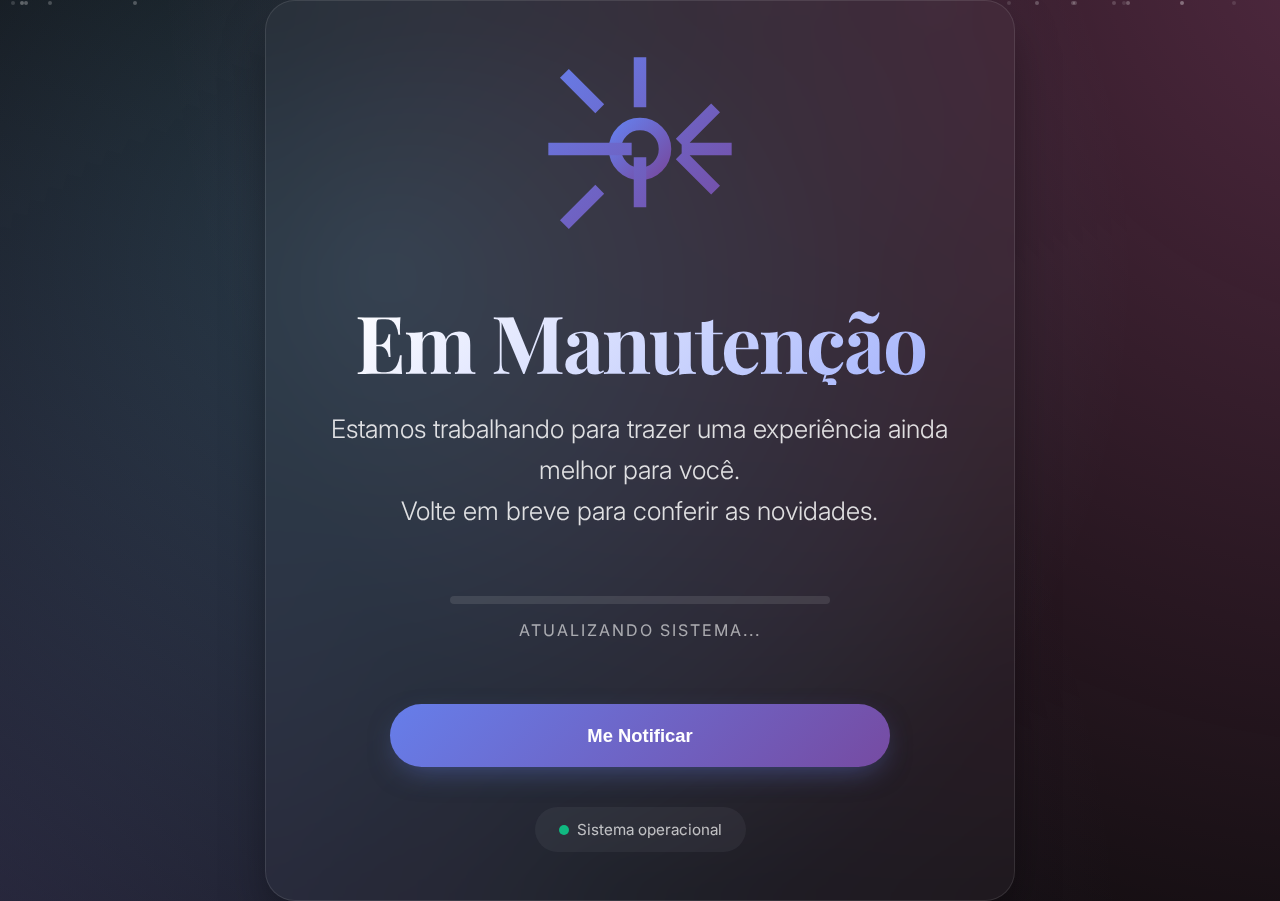
<file: index.html>
<!DOCTYPE html>
<html lang="pt-BR">
<head>
    <meta charset="UTF-8">
    <meta name="viewport" content="width=device-width, initial-scale=1.0, maximum-scale=1.0, user-scalable=no">
    <title>Manutenção | Em Breve</title>
    <link href="https://fonts.googleapis.com/css2?family=Playfair+Display:wght@400;700&family=Inter:wght@300;400;600&display=swap" rel="stylesheet">
    <style>
        * {
            margin: 0;
            padding: 0;
            box-sizing: border-box;
        }

        html, body {
            min-height: 100vh;
            min-height: 100dvh;
            width: 100%;
            display: flex;
            align-items: center;
            justify-content: center;
            background: #0a0a0a;
            font-family: 'Inter', sans-serif;
            overflow: hidden;
            position: relative;
        }

        /* Animated gradient background */
        .gradient-bg {
            position: fixed;
            top: -50%;
            left: -50%;
            width: 200%;
            height: 200%;
            background: radial-gradient(circle at 20% 80%, rgba(120, 119, 198, 0.3) 0%, transparent 50%),
                        radial-gradient(circle at 80% 20%, rgba(255, 119, 198, 0.3) 0%, transparent 50%),
                        radial-gradient(circle at 40% 40%, rgba(120, 219, 255, 0.2) 0%, transparent 40%);
            animation: gradientMove 20s ease-in-out infinite;
            z-index: 0;
        }

        @keyframes gradientMove {
            0%, 100% { transform: translate(0, 0) rotate(0deg); }
            33% { transform: translate(5%, 5%) rotate(5deg); }
            66% { transform: translate(-5%, 3%) rotate(-5deg); }
        }

        /* Floating particles */
        .particles {
            position: fixed;
            width: 100%;
            height: 100%;
            overflow: hidden;
            z-index: 1;
        }

        .particle {
            position: absolute;
            width: 4px;
            height: 4px;
            background: rgba(255, 255, 255, 0.5);
            border-radius: 50%;
            animation: float 15s infinite;
        }

        @keyframes float {
            0%, 100% {
                transform: translateY(100vh) rotate(0deg);
                opacity: 0;
            }
            10% { opacity: 1; }
            90% { opacity: 1; }
            100% {
                transform: translateY(-100vh) rotate(720deg);
                opacity: 0;
            }
        }

        /* Main container - OCUPA QUASE TODA A TELA */
        .container {
            position: relative;
            z-index: 2;
            text-align: center;
            padding: 2rem;
            width: 95%;
            max-width: 600px;
            min-height: 85vh;
            display: flex;
            flex-direction: column;
            justify-content: center;
            align-items: center;
            background: rgba(255, 255, 255, 0.03);
            backdrop-filter: blur(20px);
            border-radius: 30px;
            border: 1px solid rgba(255, 255, 255, 0.1);
            box-shadow: 0 25px 50px -12px rgba(0, 0, 0, 0.5);
            animation: fadeInUp 1s ease-out;
        }

        @keyframes fadeInUp {
            from {
                opacity: 0;
                transform: translateY(30px);
            }
            to {
                opacity: 1;
                transform: translateY(0);
            }
        }

        /* Icon - MAIOR */
        .icon-wrapper {
            width: 160px;
            height: 160px;
            margin-bottom: 2.5rem;
            position: relative;
        }

        .gear {
            width: 100%;
            height: 100%;
            animation: spin 10s linear infinite;
        }

        @keyframes spin {
            from { transform: rotate(0deg); }
            to { transform: rotate(360deg); }
        }

        .gear svg {
            width: 100%;
            height: 100%;
            fill: none;
            stroke: url(#gradient);
            stroke-width: 1.5;
        }

        /* Typography - MAIOR E RESPONSIVA */
        h1 {
            font-family: 'Playfair Display', serif;
            font-size: clamp(3rem, 10vw, 5rem);
            color: #ffffff;
            margin-bottom: 1.5rem;
            font-weight: 700;
            letter-spacing: -2px;
            background: linear-gradient(135deg, #fff 0%, #a5b4fc 100%);
            -webkit-background-clip: text;
            -webkit-text-fill-color: transparent;
            background-clip: text;
            line-height: 1.1;
        }

        .subtitle {
            font-size: clamp(1.2rem, 4vw, 1.6rem);
            color: rgba(255, 255, 255, 0.85);
            margin-bottom: 3rem;
            font-weight: 300;
            line-height: 1.6;
            max-width: 95%;
        }

        /* Progress bar - MAIOR */
        .progress-container {
            width: 100%;
            max-width: 380px;
            margin-bottom: 3rem;
            position: relative;
        }

        .progress-bar {
            width: 100%;
            height: 8px;
            background: rgba(255, 255, 255, 0.1);
            border-radius: 4px;
            overflow: hidden;
            position: relative;
        }

        .progress-fill {
            height: 100%;
            background: linear-gradient(90deg, #667eea 0%, #764ba2 50%, #f093fb 100%);
            width: 0%;
            border-radius: 4px;
            animation: progress 3s ease-in-out infinite;
            box-shadow: 0 0 20px rgba(102, 126, 234, 0.5);
        }

        @keyframes progress {
            0% { width: 0%; left: 0; }
            50% { width: 70%; }
            100% { width: 0%; left: 100%; }
        }

        .progress-text {
            margin-top: 1rem;
            font-size: 1rem;
            color: rgba(255, 255, 255, 0.6);
            text-transform: uppercase;
            letter-spacing: 2px;
        }

        /* Buttons - MAIORES E LARGOS */
        .button-group {
            display: flex;
            flex-direction: column;
            gap: 1rem;
            justify-content: center;
            align-items: center;
            width: 100%;
            max-width: 380px;
            margin-bottom: 2.5rem;
        }

        .btn {
            width: 100%;
            padding: 1.3rem 2rem;
            border-radius: 50px;
            font-size: 1.15rem;
            font-weight: 600;
            text-decoration: none;
            transition: all 0.3s ease;
            cursor: pointer;
            border: none;
            position: relative;
            overflow: hidden;
            display: flex;
            align-items: center;
            justify-content: center;
            gap: 0.5rem;
        }

        .btn-primary {
            background: linear-gradient(135deg, #667eea 0%, #764ba2 100%);
            color: white;
            box-shadow: 0 10px 30px -10px rgba(102, 126, 234, 0.5);
        }

        .btn-primary:hover {
            transform: translateY(-2px);
            box-shadow: 0 20px 40px -10px rgba(102, 126, 234, 0.6);
        }

        .btn-secondary {
            background: transparent;
            color: white;
            border: 2px solid rgba(255, 255, 255, 0.3);
            backdrop-filter: blur(10px);
        }

        .btn-secondary:hover {
            background: rgba(255, 255, 255, 0.1);
            border-color: rgba(255, 255, 255, 0.5);
            transform: translateY(-2px);
        }

        /* Status indicator */
        .status {
            display: inline-flex;
            align-items: center;
            gap: 0.5rem;
            padding: 0.8rem 1.5rem;
            background: rgba(255, 255, 255, 0.05);
            border-radius: 50px;
            font-size: 0.95rem;
            color: rgba(255, 255, 255, 0.7);
        }

        .status-dot {
            width: 10px;
            height: 10px;
            background: #10b981;
            border-radius: 50%;
            animation: pulse 2s infinite;
        }

        @keyframes pulse {
            0%, 100% { opacity: 1; }
            50% { opacity: 0.5; }
        }

        /* Desktop adjustments */
        @media (min-width: 768px) {
            .container {
                padding: 3rem;
                max-width: 750px;
                min-height: 80vh;
            }
            
            .icon-wrapper {
                width: 200px;
                height: 200px;
                margin-bottom: 3rem;
            }
            
            .button-group {
                flex-direction: row;
                max-width: 500px;
                gap: 1.5rem;
            }
            
            .btn {
                width: auto;
                flex: 1;
                padding: 1.3rem 3rem;
            }
            
            .subtitle {
                margin-bottom: 4rem;
            }
            
            .progress-container {
                margin-bottom: 4rem;
            }
        }

        /* Mobile landscape - telas baixas */
        @media (max-height: 600px) {
            .container {
                min-height: 90vh;
                padding: 1.5rem;
            }
            
            .icon-wrapper {
                width: 100px;
                height: 100px;
                margin-bottom: 1rem;
            }
            
            h1 {
                margin-bottom: 0.5rem;
                font-size: 2.5rem;
            }
            
            .subtitle {
                margin-bottom: 1.5rem;
                font-size: 1rem;
            }
            
            .progress-container {
                margin-bottom: 1.5rem;
            }
        }

        /* Glitch effect on hover for title */
        h1:hover {
            animation: glitch 0.3s ease;
        }

        @keyframes glitch {
            0% { transform: translate(0); }
            20% { transform: translate(-2px, 2px); }
            40% { transform: translate(-2px, -2px); }
            60% { transform: translate(2px, 2px); }
            80% { transform: translate(2px, -2px); }
            100% { transform: translate(0); }
        }
    </style>
</head>
<body>
    <div class="gradient-bg"></div>

    <div class="particles" id="particles"></div>

    <div class="container" id="mainContainer">
        <div class="icon-wrapper">
            <div class="gear">
                <svg viewBox="0 0 24 24" fill="none" stroke="url(#gradient)" stroke-width="1.5">
                    <defs>
                        <linearGradient id="gradient" x1="0%" y1="0%" x2="100%" y2="100%">
                            <stop offset="0%" style="stop-color:#667eea"/>
                            <stop offset="100%" style="stop-color:#764ba2"/>
                        </linearGradient>
                    </defs>
                    <circle cx="12" cy="12" r="3"/>
                    <path d="M12 1v6m0 6v6m11-7h-6m-6 0H1m20.07-4.93l-4.24 4.24M7.17 16.83l-4.24 4.24M23 12h-6m-6 0H1m20.07 4.93l-4.24-4.24M7.17 7.17L2.93 2.93"/>
                </svg>
            </div>
        </div>

        <h1>Em Manutenção</h1>

        <p class="subtitle">
            Estamos trabalhando para trazer uma experiência ainda melhor para você.<br>
            Volte em breve para conferir as novidades.
        </p>

        <div class="progress-container">
            <div class="progress-bar">
                <div class="progress-fill"></div>
            </div>
            <div class="progress-text">Atualizando sistema...</div>
        </div>

        <div class="button-group">
            <button class="btn btn-primary" onclick="notifyMe()">
                <span>Me Notificar</span>
            </button>
        </div>

        <div class="status">
            <span class="status-dot"></span>
            <span>Sistema operacional</span>
        </div>
    </div>

    <script>
        // Create floating particles
        function createParticles() {
            const container = document.getElementById('particles');
            const particleCount = 30;

            for (let i = 0; i < particleCount; i++) {
                const particle = document.createElement('div');
                particle.className = 'particle';
                particle.style.left = Math.random() * 100 + '%';
                particle.style.animationDelay = Math.random() * 15 + 's';
                particle.style.animationDuration = (Math.random() * 10 + 10) + 's';
                particle.style.opacity = Math.random() * 0.5 + 0.2;
                container.appendChild(particle);
            }
        }

        // Notification function
        function notifyMe() {
            const btn = document.querySelector('.btn-primary');
            const originalText = btn.innerHTML;

            btn.innerHTML = '<span>✓ Você será notificado!</span>';
            btn.style.background = 'linear-gradient(135deg, #10b981 0%, #059669 100%)';

            setTimeout(() => {
                btn.innerHTML = originalText;
                btn.style.background = '';
            }, 3000);
        }

        // Initialize
        createParticles();

        // Dynamic time update
        function updateTime() {
            const now = new Date();
            const timeString = now.toLocaleTimeString('pt-BR', { 
                hour: '2-digit', 
                minute: '2-digit' 
            });
        }

        setInterval(updateTime, 1000);
    </script>
</body>
</html>
</file>
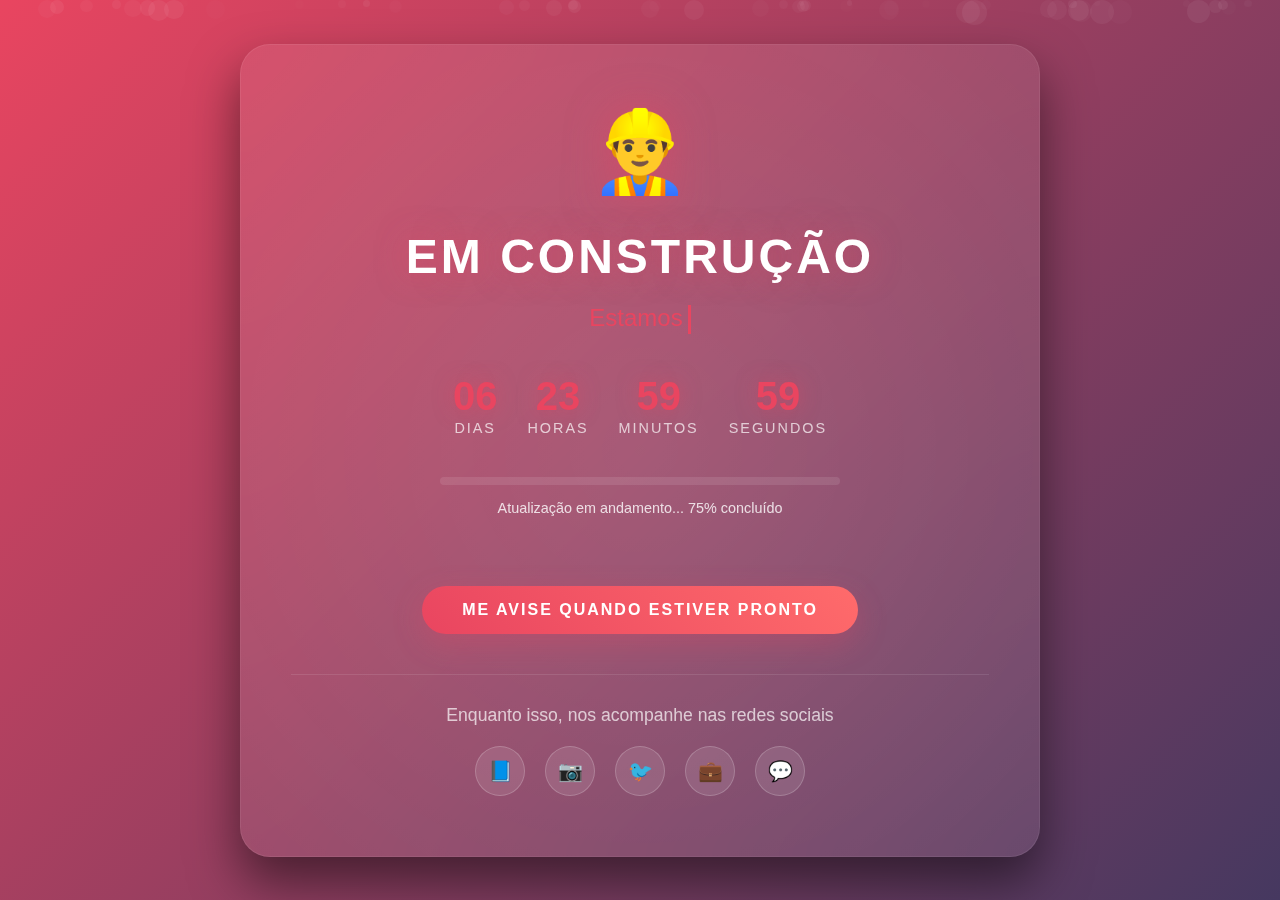
<file: Index.html>
<!DOCTYPE html>
<html lang="pt-BR">
<head>
    <meta charset="UTF-8">
    <meta name="viewport" content="width=device-width, initial-scale=1.0">
    <title>Site em Atualização</title>
    <style>
        * {
            margin: 0;
            padding: 0;
            box-sizing: border-box;
        }

        body {
            font-family: 'Segoe UI', Tahoma, Geneva, Verdana, sans-serif;
            overflow: hidden;
            background: #0a0a0a;
        }

        /* Background com gradiente animado */
        .bg-animation {
            position: fixed;
            top: 0;
            left: 0;
            width: 100%;
            height: 100%;
            background: linear-gradient(-45deg, #1a1a2e, #16213e, #0f3460, #e94560);
            background-size: 400% 400%;
            animation: gradientShift 15s ease infinite;
            z-index: -2;
        }

        @keyframes gradientShift {
            0% { background-position: 0% 50%; }
            50% { background-position: 100% 50%; }
            100% { background-position: 0% 50%; }
        }

        /* Partículas flutuantes */
        .particles {
            position: fixed;
            top: 0;
            left: 0;
            width: 100%;
            height: 100%;
            z-index: -1;
            overflow: hidden;
        }

        .particle {
            position: absolute;
            width: 10px;
            height: 10px;
            background: rgba(255, 255, 255, 0.1);
            border-radius: 50%;
            animation: float 20s infinite linear;
        }

        @keyframes float {
            from {
                transform: translateY(100vh) translateX(0);
                opacity: 0;
            }
            10% {
                opacity: 1;
            }
            90% {
                opacity: 1;
            }
            to {
                transform: translateY(-100vh) translateX(100px);
                opacity: 0;
            }
        }

        /* Container principal */
        .container {
            display: flex;
            justify-content: center;
            align-items: center;
            min-height: 100vh;
            padding: 20px;
        }

        /* Card principal */
        .main-card {
            background: rgba(255, 255, 255, 0.05);
            backdrop-filter: blur(20px);
            border: 1px solid rgba(255, 255, 255, 0.1);
            border-radius: 30px;
            padding: 60px 50px;
            max-width: 800px;
            width: 100%;
            text-align: center;
            box-shadow: 0 25px 50px rgba(0, 0, 0, 0.5);
            animation: slideUp 1s ease-out;
            position: relative;
            overflow: hidden;
        }

        @keyframes slideUp {
            from {
                opacity: 0;
                transform: translateY(50px);
            }
            to {
                opacity: 1;
                transform: translateY(0);
            }
        }

        /* Efeito de brilho no card */
        .main-card::before {
            content: '';
            position: absolute;
            top: -50%;
            left: -50%;
            width: 200%;
            height: 200%;
            background: radial-gradient(circle, rgba(255,255,255,0.1) 0%, transparent 70%);
            animation: rotate 10s linear infinite;
        }

        @keyframes rotate {
            from { transform: rotate(0deg); }
            to { transform: rotate(360deg); }
        }

        /* Ícone de construção animado */
        .construction-icon {
            font-size: 80px;
            margin-bottom: 30px;
            display: inline-block;
            animation: bounce 2s infinite;
            filter: drop-shadow(0 0 20px rgba(233, 69, 96, 0.5));
            position: relative;
            z-index: 1;
        }

        @keyframes bounce {
            0%, 100% { transform: translateY(0); }
            50% { transform: translateY(-20px); }
        }

        /* Título principal */
        h1 {
            color: #fff;
            font-size: 3em;
            margin-bottom: 20px;
            font-weight: 700;
            text-transform: uppercase;
            letter-spacing: 3px;
            position: relative;
            z-index: 1;
            text-shadow: 0 0 30px rgba(233, 69, 96, 0.5);
        }

        /* Subtítulo com efeito de digitação */
        .subtitle {
            color: #e94560;
            font-size: 1.5em;
            margin-bottom: 30px;
            font-weight: 300;
            position: relative;
            z-index: 1;
            min-height: 40px;
        }

        .typing-cursor {
            display: inline-block;
            width: 3px;
            height: 1.2em;
            background: #e94560;
            margin-left: 5px;
            animation: blink 1s infinite;
            vertical-align: middle;
        }

        @keyframes blink {
            0%, 50% { opacity: 1; }
            51%, 100% { opacity: 0; }
        }

        /* Barra de progresso */
        .progress-container {
            width: 100%;
            max-width: 400px;
            margin: 40px auto;
            position: relative;
            z-index: 1;
        }

        .progress-bar {
            width: 100%;
            height: 8px;
            background: rgba(255, 255, 255, 0.1);
            border-radius: 10px;
            overflow: hidden;
            position: relative;
        }

        .progress-fill {
            height: 100%;
            background: linear-gradient(90deg, #e94560, #ff6b6b, #e94560);
            background-size: 200% 100%;
            width: 0%;
            border-radius: 10px;
            animation: fillProgress 3s ease-out forwards, shimmer 2s infinite;
            box-shadow: 0 0 20px rgba(233, 69, 96, 0.5);
        }

        @keyframes fillProgress {
            to { width: 75%; }
        }

        @keyframes shimmer {
            0% { background-position: 200% 0; }
            100% { background-position: -200% 0; }
        }

        .progress-text {
            color: #fff;
            margin-top: 15px;
            font-size: 0.9em;
            opacity: 0.8;
        }

        /* Informações de contato */
        .contact-info {
            margin-top: 40px;
            padding-top: 30px;
            border-top: 1px solid rgba(255, 255, 255, 0.1);
            position: relative;
            z-index: 1;
        }

        .contact-info p {
            color: rgba(255, 255, 255, 0.7);
            margin-bottom: 15px;
            font-size: 1.1em;
        }

        .social-links {
            display: flex;
            justify-content: center;
            gap: 20px;
            margin-top: 20px;
        }

        .social-links a {
            width: 50px;
            height: 50px;
            background: rgba(255, 255, 255, 0.1);
            border-radius: 50%;
            display: flex;
            align-items: center;
            justify-content: center;
            color: #fff;
            text-decoration: none;
            font-size: 20px;
            transition: all 0.3s ease;
            border: 1px solid rgba(255, 255, 255, 0.2);
        }

        .social-links a:hover {
            background: #e94560;
            transform: translateY(-5px);
            box-shadow: 0 10px 20px rgba(233, 69, 96, 0.3);
        }

        /* Contador regressivo */
        .countdown {
            display: flex;
            justify-content: center;
            gap: 30px;
            margin: 30px 0;
            position: relative;
            z-index: 1;
        }

        .countdown-item {
            text-align: center;
        }

        .countdown-value {
            font-size: 2.5em;
            font-weight: bold;
            color: #e94560;
            display: block;
            text-shadow: 0 0 20px rgba(233, 69, 96, 0.5);
        }

        .countdown-label {
            color: rgba(255, 255, 255, 0.7);
            font-size: 0.9em;
            text-transform: uppercase;
            letter-spacing: 2px;
        }

        /* Responsividade */
        @media (max-width: 600px) {
            h1 {
                font-size: 2em;
            }
            
            .subtitle {
                font-size: 1.2em;
            }
            
            .main-card {
                padding: 40px 30px;
            }
            
            .countdown {
                gap: 15px;
            }
            
            .countdown-value {
                font-size: 1.8em;
            }
        }

        /* Efeito de pulso no botão */
        .notify-btn {
            margin-top: 30px;
            padding: 15px 40px;
            background: linear-gradient(45deg, #e94560, #ff6b6b);
            border: none;
            border-radius: 50px;
            color: #fff;
            font-size: 1em;
            font-weight: 600;
            cursor: pointer;
            transition: all 0.3s ease;
            position: relative;
            z-index: 1;
            text-transform: uppercase;
            letter-spacing: 2px;
            box-shadow: 0 10px 30px rgba(233, 69, 96, 0.3);
        }

        .notify-btn:hover {
            transform: translateY(-3px);
            box-shadow: 0 15px 40px rgba(233, 69, 96, 0.4);
        }

        .notify-btn:active {
            transform: translateY(-1px);
        }

        /* Modal de notificação */
        .modal {
            display: none;
            position: fixed;
            top: 0;
            left: 0;
            width: 100%;
            height: 100%;
            background: rgba(0, 0, 0, 0.8);
            z-index: 1000;
            justify-content: center;
            align-items: center;
        }

        .modal-content {
            background: rgba(255, 255, 255, 0.1);
            backdrop-filter: blur(20px);
            padding: 40px;
            border-radius: 20px;
            border: 1px solid rgba(255, 255, 255, 0.2);
            text-align: center;
            max-width: 400px;
            animation: modalPop 0.3s ease;
        }

        @keyframes modalPop {
            from {
                transform: scale(0.8);
                opacity: 0;
            }
            to {
                transform: scale(1);
                opacity: 1;
            }
        }

        .modal-content h3 {
            color: #fff;
            margin-bottom: 20px;
        }

        .modal-content input {
            width: 100%;
            padding: 15px;
            border: none;
            border-radius: 10px;
            background: rgba(255, 255, 255, 0.1);
            color: #fff;
            margin-bottom: 20px;
            font-size: 1em;
            border: 1px solid rgba(255, 255, 255, 0.2);
        }

        .modal-content input::placeholder {
            color: rgba(255, 255, 255, 0.5);
        }

        .modal-content button {
            padding: 12px 30px;
            background: #e94560;
            border: none;
            border-radius: 25px;
            color: #fff;
            cursor: pointer;
            font-size: 1em;
            transition: all 0.3s;
        }

        .modal-content button:hover {
            background: #ff6b6b;
        }

        .close-modal {
            position: absolute;
            top: 20px;
            right: 30px;
            color: #fff;
            font-size: 30px;
            cursor: pointer;
        }
    </style>
</head>
<body>
    <!-- Background animado -->
    <div class="bg-animation"></div>
    
    <!-- Partículas -->
    <div class="particles" id="particles"></div>

    <!-- Container principal -->
    <div class="container">
        <div class="main-card">
            <!-- Ícone de construção -->
            <div class="construction-icon">👷‍♂️</div>
            
            <!-- Título -->
            <h1>Em Construção</h1>
            
            <!-- Subtítulo com efeito de digitação -->
            <div class="subtitle">
                <span id="typing-text"></span><span class="typing-cursor"></span>
            </div>

            <!-- Contador regressivo -->
            <div class="countdown">
                <div class="countdown-item">
                    <span class="countdown-value" id="days">00</span>
                    <span class="countdown-label">Dias</span>
                </div>
                <div class="countdown-item">
                    <span class="countdown-value" id="hours">00</span>
                    <span class="countdown-label">Horas</span>
                </div>
                <div class="countdown-item">
                    <span class="countdown-value" id="minutes">00</span>
                    <span class="countdown-label">Minutos</span>
                </div>
                <div class="countdown-item">
                    <span class="countdown-value" id="seconds">00</span>
                    <span class="countdown-label">Segundos</span>
                </div>
            </div>

            <!-- Barra de progresso -->
            <div class="progress-container">
                <div class="progress-bar">
                    <div class="progress-fill"></div>
                </div>
                <div class="progress-text">Atualização em andamento... 75% concluído</div>
            </div>

            <!-- Botão de notificação -->
            <button class="notify-btn" onclick="openModal()">Me Avise Quando Estiver Pronto</button>

            <!-- Informações de contato -->
            <div class="contact-info">
                <p>Enquanto isso, nos acompanhe nas redes sociais</p>
                <div class="social-links">
                    <a href="#" title="Facebook">📘</a>
                    <a href="#" title="Instagram">📷</a>
                    <a href="#" title="Twitter">🐦</a>
                    <a href="#" title="LinkedIn">💼</a>
                    <a href="#" title="WhatsApp">💬</a>
                </div>
            </div>
        </div>
    </div>

    <!-- Modal -->
    <div class="modal" id="modal">
        <div class="modal-content">
            <span class="close-modal" onclick="closeModal()">&times;</span>
            <h3>🚀 Seja Notificado!</h3>
            <p style="color: rgba(255,255,255,0.7); margin-bottom: 20px;">
                Deixe seu e-mail e avisaremos assim que o site estiver no ar!
            </p>
            <input type="email" placeholder="seu@email.com" id="emailInput">
            <button onclick="submitEmail()">Enviar</button>
        </div>
    </div>

    <script>
        // Criar partículas flutuantes
        function createParticles() {
            const container = document.getElementById('particles');
            const particleCount = 50;

            for (let i = 0; i < particleCount; i++) {
                const particle = document.createElement('div');
                particle.className = 'particle';
                particle.style.left = Math.random() * 100 + '%';
                particle.style.animationDuration = (Math.random() * 20 + 10) + 's';
                particle.style.animationDelay = Math.random() * 20 + 's';
                particle.style.opacity = Math.random() * 0.5 + 0.1;
                const size = Math.random() * 20 + 5;
                particle.style.width = size + 'px';
                particle.style.height = size + 'px';
                container.appendChild(particle);
            }
        }

        // Efeito de digitação
        const texts = [
            "Estamos trabalhando para você...",
            "Novidades incríveis estão chegando...",
            "Quase lá, só mais um pouquinho...",
            "Preparando algo especial..."
        ];
        let textIndex = 0;
        let charIndex = 0;
        let isDeleting = false;
        const typingElement = document.getElementById('typing-text');

        function typeEffect() {
            const currentText = texts[textIndex];
            
            if (isDeleting) {
                typingElement.textContent = currentText.substring(0, charIndex - 1);
                charIndex--;
            } else {
                typingElement.textContent = currentText.substring(0, charIndex + 1);
                charIndex++;
            }

            let typeSpeed = isDeleting ? 50 : 100;

            if (!isDeleting && charIndex === currentText.length) {
                typeSpeed = 2000;
                isDeleting = true;
            } else if (isDeleting && charIndex === 0) {
                isDeleting = false;
                textIndex = (textIndex + 1) % texts.length;
                typeSpeed = 500;
            }

            setTimeout(typeEffect, typeSpeed);
        }

        // Contador regressivo (definir data de lançamento)
        const launchDate = new Date();
        launchDate.setDate(launchDate.getDate() + 7); // 7 dias a partir de agora

        function updateCountdown() {
            const now = new Date().getTime();
            const distance = launchDate - now;

            const days = Math.floor(distance / (1000 * 60 * 60 * 24));
            const hours = Math.floor((distance % (1000 * 60 * 60 * 24)) / (1000 * 60 * 60));
            const minutes = Math.floor((distance % (1000 * 60 * 60)) / (1000 * 60));
            const seconds = Math.floor((distance % (1000 * 60)) / 1000);

            document.getElementById('days').textContent = String(days).padStart(2, '0');
            document.getElementById('hours').textContent = String(hours).padStart(2, '0');
            document.getElementById('minutes').textContent = String(minutes).padStart(2, '0');
            document.getElementById('seconds').textContent = String(seconds).padStart(2, '0');
        }

        // Modal functions
        function openModal() {
            document.getElementById('modal').style.display = 'flex';
        }

        function closeModal() {
            document.getElementById('modal').style.display = 'none';
        }

        function submitEmail() {
            const email = document.getElementById('emailInput').value;
            if (email && email.includes('@')) {
                alert('✅ Obrigado! Você será notificado quando o site estiver pronto!');
                closeModal();
                document.getElementById('emailInput').value = '';
            } else {
                alert('❌ Por favor, insira um e-mail válido!');
            }
        }

        // Fechar modal ao clicar fora
        window.onclick = function(event) {
            const modal = document.getElementById('modal');
            if (event.target === modal) {
                closeModal();
            }
        }

        // Inicializar
        createParticles();
        typeEffect();
        setInterval(updateCountdown, 1000);
        updateCountdown();

        // Efeito de parallax no mouse
        document.addEventListener('mousemove', (e) => {
            const card = document.querySelector('.main-card');
            const xAxis = (window.innerWidth / 2 - e.pageX) / 25;
            const yAxis = (window.innerHeight / 2 - e.pageY) / 25;
            card.style.transform = `rotateY(${xAxis}deg) rotateX(${yAxis}deg)`;
        });
    </script>
</body>
</html>
</file>
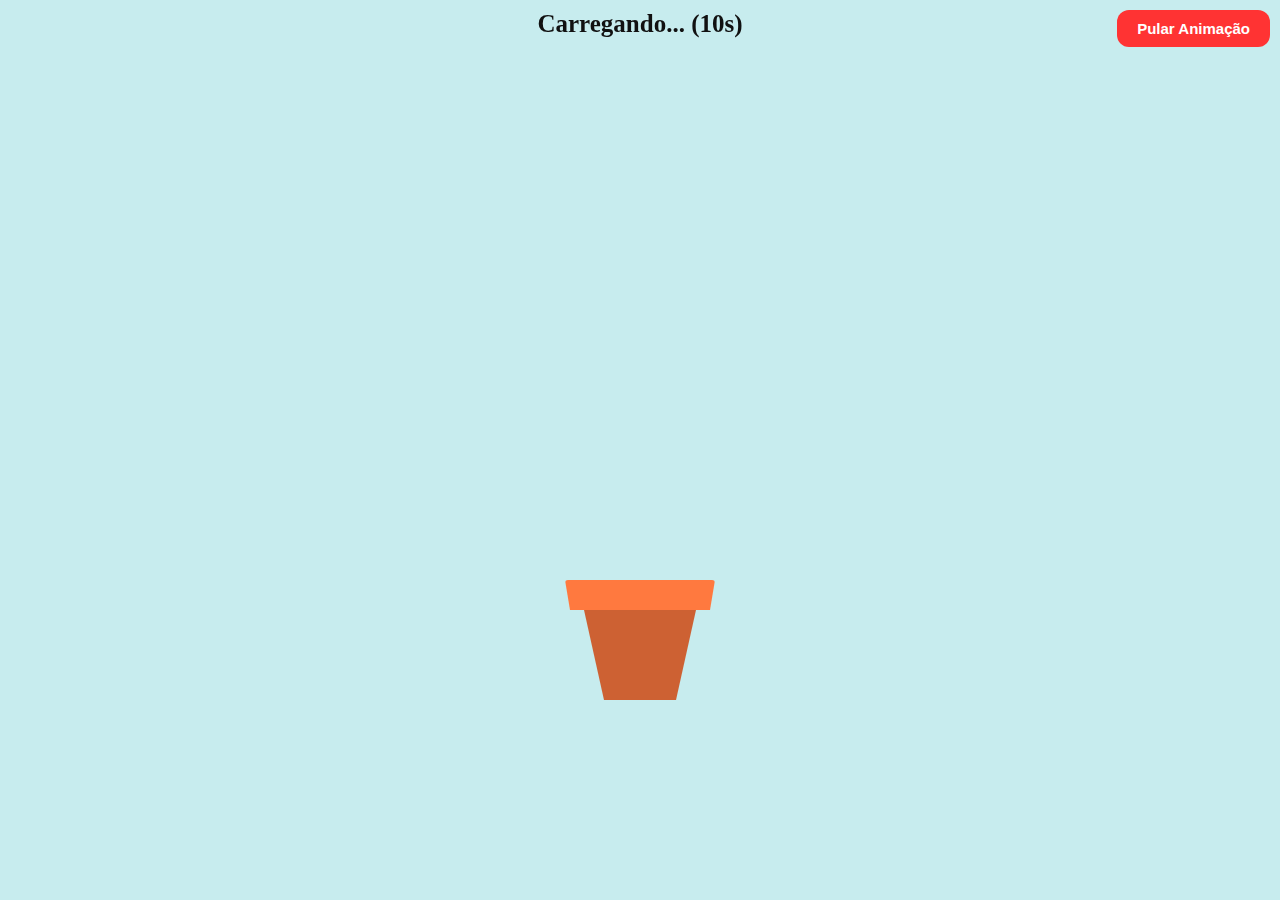
<file: animação.html>
<!DOCTYPE html>
<html lang="en" >
<head>
  <meta charset="UTF-8">
  <title>la planta</title>
  <link rel="stylesheet" href="voce.css">

</head>
<body>
<!-- partial:index.partial.html -->
<div class="container" id="container">
  <div class="cloud" id="cloud">
    <div class="cloud__circle cloud__circle-1"></div>
    <div class="cloud__circle cloud__circle-2"></div>
    <div class="cloud__circle cloud__circle-3"></div>
    <div class="cloud__circle cloud__circle-4"></div>
  </div>

  <div class="graphic">
    <div class="pot">  
      <div class="pot__top"></div>
      <div class="pot__bottom"></div>
    </div>  
    <div class="branch branch-1">
      <div class="leaf leaf-1">
        <div class="blade blade-1"></div>
        <div class="blade blade-2"></div>
        <div class="blade blade-3"></div>
      </div>
    </div>
    <div class="branch branch-2">
      <div class="leaf leaf-2">
        <div class="blade blade-4"></div>
        <div class="blade blade-5"></div>
        <div class="blade blade-6"></div>
      </div>
    </div>
    <div class="branch branch-3">
      <div class="leaf leaf-3">
        <div class="blade blade-7"></div>
        <div class="blade blade-8"></div>
        <div class="blade blade-9"></div>
      </div>
    </div>
  </div>
</div>

<div class="modal" id="modal">
  <h2 class="warning" id="warning"></h2>
</div>
<!-- partial -->
  <script  src="função.js"></script>

</body>
</file>
<file: voce.css>
*,
*::before,
*::after {
  margin: 0;
  padding: 0;
  box-sizing: inherit;
}

html {
  /* sets 1rem === 10px */
  font-size: 62.5%;
}

body {
  height: 100vh;
  width: 100%;
  box-sizing: border-box;
  background-color: #c7ecee;
  position: relative;
  cursor: pointer;
  overflow: hidden;
}

.container {
  height: 100%;
  width: 100%;
  z-index: 5;
}

.graphic {
  height: 50rem;
  width: 50rem;
  position: absolute;
  top: 50%;
  left: 50%;
  transform: translate(-50%, -50%);
  cursor: pointer;
}

/***** CLOUD *****/
.cloud {
  height: 25rem;
  width: 25rem;
  position: absolute;
  top: 20%;
  left: -25rem;
}

.cloud__circle {
  background-color: #f5f6fa;
  border-radius: 50%;
  position: absolute;
}

.cloud__circle-1 {
  height: 40%;
  width: 40%;
  top: 20%;
  box-shadow: inset -8px -8px 10px -5px #555;
}

.cloud__circle-2 {
  height: 55%;
  width: 40%;
  top: 5%;
  left: 20%;
  box-shadow: inset -8px -8px 10px -5px #555;
}

.cloud__circle-3 {
  height: 40%;
  width: 40%;
  top: 12%;
  left: 40%;
  box-shadow: inset -15px -5px 8px -1px #888;
}

.cloud__circle-4 {
  height: 40%;
  width: 60%;
  top: 25%;
  right: 0%;
  box-shadow: inset -15px -5px 8px -1px #555;
}

/***** RAINDROP *****/
.rain-drop {
  background-color: #f5f6fa;
  height: 3px;
  width: 1px;
  animation: 0.5s linear rainfall;
  transform-box: content-box;
  
  position: absolute;
  top: 50%;
}

/***** PLANT *****/
.branch {
  position: absolute;
  transform-origin: bottom;
  z-index: 1;
}

.branch-1 {
  height: 15rem;
  width: 5rem;
  bottom: 20%;
  left: 47%;
  border-left: 3px solid brown;
  border-top-left-radius: 50%;
  border-bottom-left-radius: 50%;
  transform: rotate(25deg) scale(0);
}

.branch-2 {
  height: 25rem;
  width: 5rem;
  bottom: 20%;
  left: 44.75%;
  border-right: 3px solid brown;
  border-top-right-radius: 50%;
  border-bottom-right-radius: 50%;
  transform: rotate(-25deg) scale(0);
}

.branch-3 {
  height: 35rem;
  width: 10rem;
  bottom: 20%;
  left: 43.25%;
  border-left: 3px solid brown;
  border-top-left-radius: 50%;
  border-bottom-left-radius: 50%;
  transform: rotate(12deg) scale(0);
}

.leaf {
  position: absolute;
  transform-origin: bottom;
  z-index: 1000;
}

.leaf-1 {
  height: 100%;
  width: 200%;
  top: -98%;
  left: -64%;
  transform: rotate(25deg);
}

.leaf-2 {
  height: 60%;
  width: 210%;
  top: -59.5%;
  left: -45%;
  transform: rotate(-25deg);
}

.leaf-3 {
  height: 57%;
  width: 150%;
  top: -56%;
  left: -30%;
  transform: rotate(45deg) scaleX(-1);
}

.blade {
  position: absolute;
  bottom: 0;
  opacity: .66;
  background-color: #A3CB38;
  border-radius: 50%;
  transform-origin: bottom left;
}

.blade-1 {
  height: 80%;
  width: 20%;
  transform: rotate(-20deg);
  top: 25%;
  left: 40%;
}

.blade-2 {
  height: 100%;
  width: 20%;
  top: 2.5%;
  left: 40%;
}

.blade-3 {
  height: 50%;
  width: 15%;
  transform: rotate(65deg);
  top: 46%;
  left: 45%;
}

.blade-4 {
  height: 80%;
  width: 20%;
  transform: rotate(-20deg);
  top: 22.5%;
  left: 42.5%;
}

.blade-5 {
  height: 100%;
  width: 20%;
  top: 0%;
  left: 42.5%;
}

.blade-6 {
  height: 50%;
  width: 15%;
  transform: rotate(65deg);
  top: 44%;
  left: 43%;
}

.blade-7 {
  height: 80%;
  width: 20%;
  transform: rotate(-20deg);
  top: 25%; 
  left: 45%; 
}

.blade-8 {
  height: 100%;
  width: 20%;
  top: 0%; 
  left: 45%; 
}

.blade-9 {
  height: 50%;
  width: 15%;
  transform: rotate(65deg);
  top: 45%; 
  left: 47%; 
}

/***** POT *****/
.pot {
  height: 12rem;
  width: 15rem;
  position: absolute;
  left: 50%;
  bottom: 0;
  transform: translateX(-50%);
  z-index: 2;
  
  display: flex;
  flex-direction: column;
  align-items: center;
}

.pot__top {
  width: 100%;
  border-top: 3rem solid #ff793f;
  border-right: .5rem solid transparent;
  border-left: .5rem solid transparent;
  border-radius: 3px;
}

.pot__bottom {
  width: 75%;
  border-top: 9rem solid #cd6133;
  border-right: 2rem solid transparent;
  border-left: 2rem solid transparent;
}

/***** MODAL *****/
.modal {
  height: 100vh;
  width: 100%;
  position: absolute;
  top: 0;
  left: 0;
  background-color: rgba(5, 5, 5, 0.9);
  z-index: 10;
  display: none;
}

.warning {
  color: white;
  display: none;
}

/***** ANIMATIONS *****/

body.active,
body.active .graphic {
  cursor: none;
}

body.active {
  animation: 3s bgColorChange;
}

@keyframes bgColorChange {
  0% {
    background-color: #c7ecee;
  }
  10% {
    background-color: #34495e;
  }
  90% {
    background-color: #34495e;
  } 
  100% {
    background-color: #c7ecee;
  }
}

body.active .cloud {
  animation: 3s cloudMove;
}

@keyframes cloudMove {
  10% {
    left: -25rem;
    transform: translateX(0);
  }
  17% {
    left: 50%;
    transform: translateX(-35%);
  }
  20% {
    left: 50%;
    transform: translateX(-50%);
  }
  75% {
    left: 50%;
    transform: translateX(-50%);
  }
  80% {
    left: 50%;
    transform: translateX(-65%);
  }
  87% {
    left: 100%;
    transform: translateX(0);
  }
  100% {
    left: 100%;
    transform: translateX(0);
  }
}

@keyframes rainfall {
  from {
    transform: translateY(0);
    opacity: 0.3;
  }
  to {
    transform: translateY(33vh);
    opacity: 1;
  }
}

body.active .branch-1 {
  animation: 1s 3s growBranch-1 forwards;
}

body.active .branch-2 {
  animation: 1s 3.5s growBranch-2 forwards;
}

body.active .branch-3 {
  animation: 1s 4s growBranch-3 forwards;
}

@keyframes growBranch-1 {
  from {
    transform: rotate(25deg) scale(0);
  }
  to {
    transform: rotate(25deg) scale(1);
  }
}

@keyframes growBranch-2 {
  from {
    transform: rotate(-25deg) scale(0);
  }
  to {
    transform: rotate(-25deg) scale(1);
  }
}

@keyframes growBranch-3 {
  from {
    transform: rotate(12deg) scale(0);
  }
  to {
    transform: rotate(12deg) scale(1);
  }
}

body.active .leaf-1 {
  animation: 3s 6s fallLeaf-1 forwards;
}

body.active .leaf-2 {
  animation: 3s 6.5s fallLeaf-2 forwards;
}

body.active .leaf-3 {
  animation: 3s 7s fallLeaf-3 forwards;
}

@keyframes fallLeaf-1 {
  0% {
    transform: rotate(25deg) translateY(0);
  }
  15% {
    transform: rotate(230deg) translateY(0);
  }
  30% {
    transform: rotate(120deg) translateY(0);
  }
  45% {
    transform: rotate(175deg) translateY(0);
  }
  60% {
    transform: rotate(160deg) translateY(0);
  }
  100% {
    transform: rotate(160deg) translateY(-500%);
  }
}

@keyframes fallLeaf-2 {
  0% {
    transform: rotate(-25deg) translateY(0);
  }
  15% {
    transform: rotate(-230deg) translateY(0);
  }
  30% {
    transform: rotate(-120deg) translateY(0);
  }
  45% {
    transform: rotate(-175deg) translateY(0);
  }
  60% {
    transform: rotate(-160deg) translateY(0);
  }
  100% {
    transform: rotate(-160deg) translateY(-500%);
  }
}

@keyframes fallLeaf-3 {
  0% {
    transform: rotate(25deg) translateY(0);
  }
  15% {
    transform: rotate(240deg) translateY(0);
  }
  30% {
    transform: rotate(130deg) translateY(0);
  }
  45% {
    transform: rotate(185deg) translateY(0);
  }
  60% {
    transform: rotate(170deg) translateY(0);
  }
  100% {
    transform: rotate(170deg) translateY(-500%);
  }
}

body.active .blade-1, 
body.active .blade-2,
body.active .blade-3 {
  animation: 1s 5s leafColorChange forwards;
}

body.active .blade-4, 
body.active .blade-5,
body.active .blade-6 {
  animation: 1s 5.5s leafColorChange forwards;
}

body.active .blade-7, 
body.active .blade-8,
body.active .blade-9 {
  animation: 1s 6s leafColorChange forwards;
}

@keyframes leafColorChange {
  from {
    background-color: #A3CB38;
  }
  to {
    background-color: #f7b731;
  }
}
</file>
